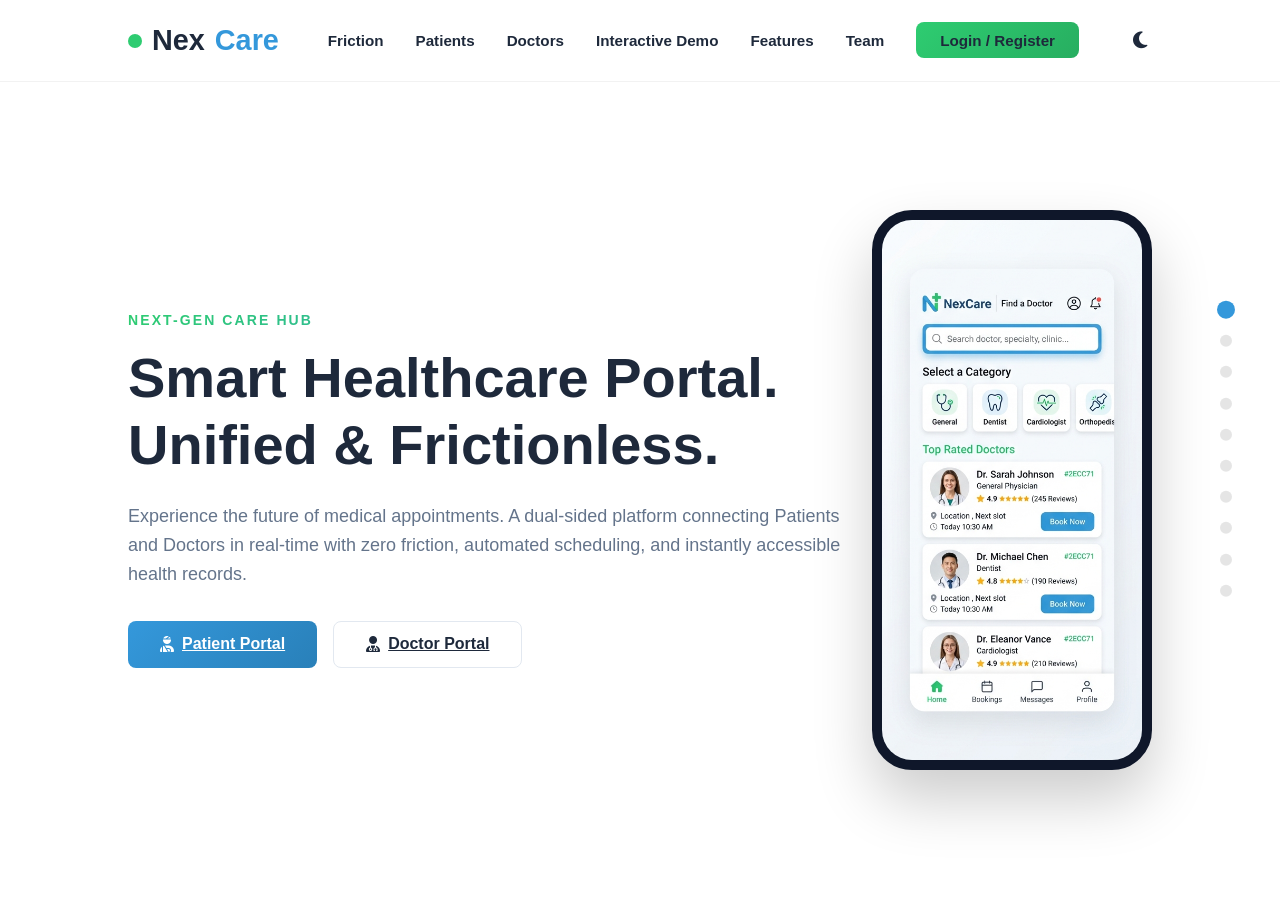
<file: index.html>
<!DOCTYPE html>
<html lang="en">

<head>
    <meta charset="UTF-8">
    <meta name="viewport" content="width=device-width, initial-scale=1.0">
    <title>NexCare | Smart Healthcare Portal</title>
    <link rel="preconnect" href="https://fonts.googleapis.com">
    <link rel="preconnect" href="https://fonts.gstatic.com" crossorigin>
    <link
        href="https://fonts.googleapis.com/css2?family=Outfit:wght@400;500;600;700;800&family=Plus+Jakarta+Sans:wght@400;500;600;700;800&display=swap"
        rel="stylesheet">
    <link rel="stylesheet" href="https://cdnjs.cloudflare.com/ajax/libs/font-awesome/6.4.0/css/all.min.css">
    <link rel="stylesheet" href="style.css?v=7">
</head>

<body>

    <nav class="top-nav">
        <div class="logo-text">
            <div class="logo-dot"></div> Nex<span>Care</span>
        </div>
        <div class="nav-links" id="nav-links">
            <a href="javascript:void(0)" onclick="closeMenu(); scrollToSlide(1)">Friction</a>
            <a href="javascript:void(0)" onclick="closeMenu(); scrollToSlide(2)">Patients</a>
            <a href="javascript:void(0)" onclick="closeMenu(); scrollToSlide(3)">Doctors</a>
            <a href="javascript:void(0)" onclick="closeMenu(); scrollToSlide(4)">Interactive Demo</a>
            <a href="javascript:void(0)" onclick="closeMenu(); scrollToSlide(5)">Features</a>
            <a href="javascript:void(0)" onclick="closeMenu(); scrollToSlide(8)">Team</a>
            <!-- Auth Nav: toggled by JS -->
            <div id="auth-nav-area">
                <!-- Shown when logged out -->
                <a href="auth.html" id="nav-login-btn" class="btn btn-primary btn-sm" style="text-decoration:none; background: linear-gradient(135deg,#2ECC71,#27ae60);">Login / Register</a>
                <!-- Shown when logged in -->
                <div id="nav-profile-btn" style="display:none; position:relative;">
                    <button id="profile-avatar-btn" onclick="toggleProfileDropdown()" title="My Profile">
                        <div class="profile-avatar-ring">
                            <div class="profile-avatar-initials" id="nav-initials">U</div>
                        </div>
                    </button>
                    <!-- Dropdown -->
                    <div class="profile-dropdown" id="profile-dropdown">
                        <div class="pd-header">
                            <div class="pd-avatar-lg" id="pd-avatar-lg">U</div>
                            <div class="pd-info">
                                <p class="pd-name" id="pd-name">User</p>
                                <p class="pd-role" id="pd-role">Patient</p>
                            </div>
                        </div>
                        <div class="pd-details">
                            <div class="pd-row"><i class="fas fa-envelope"></i><span id="pd-email">—</span></div>
                            <div class="pd-row"><i class="fas fa-phone"></i><span id="pd-phone">—</span></div>
                            <div class="pd-row"><i class="fas fa-calendar-check"></i><span id="pd-joined">—</span></div>
                        </div>
                        <div class="pd-actions">
                            <a href="patient-dashboard.html" id="pd-dashboard-link" class="pd-btn pd-btn-edit" style="background:rgba(46,204,113,0.1);color:#2ECC71;"><i class="fas fa-gauge-high"></i> My Dashboard</a>
                            <a href="auth.html" class="pd-btn pd-btn-edit"><i class="fas fa-user-pen"></i> Edit Profile</a>
                            <button class="pd-btn pd-btn-logout" onclick="logoutUser()"><i class="fas fa-right-from-bracket"></i> Logout</button>
                        </div>
                    </div>
                </div>
            </div>
        </div>
        <div class="nav-actions">
            <button class="theme-toggle" id="theme-toggle" title="Toggle Dark Mode">
                <i class="fas fa-moon"></i>
            </button>
            <button class="mobile-menu-toggle" id="mobile-menu-toggle">
                <i class="fas fa-bars"></i>
            </button>
        </div>
    </nav>

    <div class="nav-dots">
        <div class="nav-dot active" onclick="scrollToSlide(0)"></div>
        <div class="nav-dot" onclick="scrollToSlide(1)"></div>
        <div class="nav-dot" onclick="scrollToSlide(2)"></div>
        <div class="nav-dot" onclick="scrollToSlide(3)"></div>
        <div class="nav-dot" onclick="scrollToSlide(4)"></div>
        <div class="nav-dot" onclick="scrollToSlide(5)"></div>
        <div class="nav-dot" onclick="scrollToSlide(6)"></div>
        <div class="nav-dot" onclick="scrollToSlide(7)"></div>
        <div class="nav-dot" onclick="scrollToSlide(8)"></div>
        <div class="nav-dot" onclick="scrollToSlide(9)"></div>
    </div>

    <div class="deck-container" id="deck">

        <!-- Slide 1: Hero Cover -->
        <section class="slide" id="slide-cover">
            <div class="content">
                <div class="text-side animate-fade-in-left">
                    <span class="tagline gradient-text">Next-Gen Care Hub</span>
                    <h1>Smart Healthcare Portal.<br>Unified & Frictionless.</h1>
                    <p>Experience the future of medical appointments. A dual-sided platform connecting Patients and Doctors in real-time with zero friction, automated scheduling, and instantly accessible health records.</p>
                    <div class="hero-cta-buttons" style="display: flex; gap: 1rem; margin-top: 2rem;">
                        <a href="auth.html" class="btn btn-primary" style="display: inline-flex; align-items: center; gap: 8px;">
                            <i class="fas fa-user-injured"></i> Patient Portal
                        </a>
                        <a href="auth.html" class="btn btn-secondary" style="display: inline-flex; align-items: center; gap: 8px;">
                            <i class="fas fa-user-doctor"></i> Doctor Portal
                        </a>
                    </div>
                </div>
                <div class="image-side animate-fade-in-right">
                    <div class="iphone-frame animate-float">
                        <div class="iphone-screen">
                            <img src="nexcare_cover_mockup_1776426407868.png" alt="NexCare App UI"
                                style="width: 100%; height: 100%; object-fit: cover;">
                        </div>
                    </div>
                </div>
            </div>
        </section>

        <!-- Slide 2: Problem & Friction -->
        <section class="slide">
            <div class="slide-header">
                <span class="tagline">The Current Reality</span>
                <h2>The Healthcare Friction</h2>
            </div>
            <div class="grid grid-2">
                <!-- Patient Problems -->
                <div class="card glass-card border-glow-red">
                    <div class="card-title-with-icon">
                        <div class="icon-box red"><i class="fas fa-circle-xmark"></i></div>
                        <h3>Patient Pain Points</h3>
                    </div>
                    <ul class="benefit-list">
                        <li><i class="fas fa-minus"></i> Spending hours in crowded waiting rooms</li>
                        <li><i class="fas fa-minus"></i> Calling multiple clinics for scheduling availability</li>
                        <li><i class="fas fa-minus"></i> Misplacing paper prescriptions and physical records</li>
                        <li><i class="fas fa-minus"></i> Unclear doctor specialities and consultation fees</li>
                    </ul>
                </div>
                <!-- Doctor Problems -->
                <div class="card glass-card border-glow-orange">
                    <div class="card-title-with-icon">
                        <div class="icon-box orange"><i class="fas fa-circle-exclamation"></i></div>
                        <h3>Doctor Pain Points</h3>
                    </div>
                    <ul class="benefit-list">
                        <li><i class="fas fa-minus"></i> Fragmented calendars and phone-in booking chaos</li>
                        <li><i class="fas fa-minus"></i> Time spent filling out repetitive manual history</li>
                        <li><i class="fas fa-minus"></i> No easy way to update availability or slots in real-time</li>
                        <li><i class="fas fa-minus"></i> Lack of instant analytics for daily earnings and ratings</li>
                    </ul>
                </div>
            </div>
        </section>

        <!-- Slide 3: Patients Perspective Pros -->
        <section class="slide">
            <div class="slide-header">
                <span class="tagline">Patient Perspective</span>
                <h2>Smarter & Faster Patient Care</h2>
            </div>
            <div class="grid grid-3">
                <div class="card glass-card hover-glow-green">
                    <div class="icon-box green"><i class="fas fa-bolt"></i></div>
                    <h3>1-Tap Booking</h3>
                    <p>Find nearby verified specialist doctors and request a confirmed time slot in less than 30 seconds.</p>
                </div>
                <div class="card glass-card hover-glow-green">
                    <div class="icon-box green"><i class="fas fa-clock"></i></div>
                    <h3>Zero Waiting Time</h3>
                    <p>Get instant updates on appointment approvals and status, making clinical visits smooth and predictable.</p>
                </div>
                <div class="card glass-card hover-glow-green">
                    <div class="icon-box green"><i class="fas fa-file-pdf"></i></div>
                    <h3>Printable E-Prescriptions</h3>
                    <p>Access and print digital prescriptions generated in standard A4 format directly from your health records tab.</p>
                </div>
            </div>
        </section>

        <!-- Slide 4: Doctors Perspective Pros -->
        <section class="slide">
            <div class="slide-header">
                <span class="tagline">Doctor Perspective</span>
                <h2>Seamless Practice Management</h2>
            </div>
            <div class="grid grid-3">
                <div class="card glass-card hover-glow-blue">
                    <div class="icon-box blue"><i class="fas fa-calendar-check"></i></div>
                    <h3>Smart Calendar Sync</h3>
                    <p>Track your schedule with an integrated calendar and accept/decline booking requests instantly.</p>
                </div>
                <div class="card glass-card hover-glow-blue">
                    <div class="icon-box blue"><i class="fas fa-file-medical"></i></div>
                    <h3>Rapid RX Builder</h3>
                    <p>Write prescriptions digitally using our fast prescription form. Patient details are auto-populated.</p>
                </div>
                <div class="card glass-card hover-glow-blue">
                    <div class="icon-box blue"><i class="fas fa-chart-pie"></i></div>
                    <h3>Practice Analytics</h3>
                    <p>Monitor your performance with key stats including daily appointments, rating trends, and monthly earnings.</p>
                </div>
            </div>
        </section>

        <!-- Slide 5: Interactive Simulator Demo -->
        <section class="slide" id="slide-demo">
            <div class="slide-header">
                <span class="tagline">Interactive Preview</span>
                <h2>Experience the Dashboards</h2>
            </div>
            <div class="simulator-wrapper">
                <div class="simulator-tabs">
                    <button class="sim-tab active" onclick="switchSimTab('patient')"><i class="fas fa-user-injured"></i> Patient Dashboard</button>
                    <button class="sim-tab" onclick="switchSimTab('doctor')"><i class="fas fa-user-doctor"></i> Doctor Dashboard</button>
                </div>
                <div class="simulator-screen-container glass-card">
                    <!-- Patient Simulated Dashboard -->
                    <div class="sim-screen active" id="sim-patient">
                        <div class="sim-topbar">
                            <div class="sim-title">Jane Smith (Patient Portal)</div>
                            <div class="sim-badges">
                                <span class="badge badge-green">Health Score: 98%</span>
                            </div>
                        </div>
                        <div class="sim-body">
                            <div class="sim-stats">
                                <div class="sim-stat"><div class="val">1</div><div class="lbl">Upcoming Appt</div></div>
                                <div class="sim-stat"><div class="val">3</div><div class="lbl">Doctors Consulted</div></div>
                                <div class="sim-stat"><div class="val">2</div><div class="lbl">Health Records</div></div>
                            </div>
                            <div class="sim-card-list">
                                <div class="sim-item">
                                    <div class="avatar-circle">JD</div>
                                    <div class="info">
                                        <div class="name">Dr. John Doe (Cardiologist)</div>
                                        <div class="desc"><i class="fas fa-clock"></i> Today @ 10:00 AM</div>
                                    </div>
                                    <span class="status-pill confirmed">Confirmed</span>
                                </div>
                            </div>
                        </div>
                    </div>
                    <!-- Doctor Simulated Dashboard -->
                    <div class="sim-screen" id="sim-doctor">
                        <div class="sim-topbar">
                            <div class="sim-title">Dr. John Doe (Doctor Portal)</div>
                            <div class="sim-badges">
                                <span class="badge badge-blue">Rating: 4.9 ★</span>
                            </div>
                        </div>
                        <div class="sim-body">
                            <div class="sim-stats">
                                <div class="sim-stat"><div class="val">1</div><div class="lbl">Today's Appts</div></div>
                                <div class="sim-stat"><div class="val">4</div><div class="lbl">Total Patients</div></div>
                                <div class="sim-stat"><div class="val">₹2,500</div><div class="lbl">This Month</div></div>
                            </div>
                            <div class="sim-card-list">
                                <div class="sim-item">
                                    <div class="avatar-circle green">JS</div>
                                    <div class="info">
                                        <div class="name">Jane Smith</div>
                                        <div class="desc">Consultation: 10:00 AM</div>
                                    </div>
                                    <div class="actions">
                                        <span class="status-pill pending">Pending Request</span>
                                        <button class="sim-btn accept-btn" onclick="alert('Demo: Request Accepted!')">Accept</button>
                                    </div>
                                </div>
                            </div>
                        </div>
                    </div>
                </div>
            </div>
        </section>

        <!-- Slide 6: Platform Features Grid -->
        <section class="slide">
            <div class="slide-header">
                <span class="tagline">Built-in Power</span>
                <h2>NexCare Platform Core</h2>
            </div>
            <div class="grid grid-3">
                <div class="feature-item glass-card">
                    <div class="icon-box green"><i class="fas fa-shield-halved"></i></div>
                    <h3>Secure & Encrypted</h3>
                    <p>All database queries and patient metadata are encrypted to guarantee absolute confidentiality.</p>
                </div>
                <div class="feature-item glass-card">
                    <div class="icon-box green"><i class="fas fa-rotate"></i></div>
                    <h3>Cross-Tab Real-time Sync</h3>
                    <p>Changes in patient bookings propagate instantly to the doctor's calendar without needing page reloads.</p>
                </div>
                <div class="feature-item glass-card">
                    <div class="icon-box green"><i class="fas fa-cloud-arrow-down"></i></div>
                    <h3>Offline Cache Fallback</h3>
                    <p>Our intelligent client database operates gracefully offline via local browser cache if connection drops.</p>
                </div>
                <div class="feature-item glass-card">
                    <div class="icon-box green"><i class="fas fa-magnifying-glass-location"></i></div>
                    <h3>Dynamic Search Filters</h3>
                    <p>Search doctors instantly by speciality, clinic location, or availability slots with zero-lag filters.</p>
                </div>
                <div class="feature-item glass-card">
                    <div class="icon-box green"><i class="fas fa-print"></i></div>
                    <h3>Standardized Reports</h3>
                    <p>Generate clean, professional medical reports and prescriptions optimized for local printing.</p>
                </div>
                <div class="feature-item glass-card">
                    <div class="icon-box green"><i class="fas fa-heart-pulse"></i></div>
                    <h3>Status Tracking</h3>
                    <p>Monitor patient health metrics and historical data chronologically inside a unified timeline.</p>
                </div>
            </div>
        </section>

        <!-- Slide 7: Appointment Journey -->
        <section class="slide">
            <div class="slide-header">
                <span class="tagline">Simple Workflow</span>
                <h2>The Patient & Doctor Journey</h2>
            </div>
            <div class="flex-center" style="margin-top: 2rem; position: relative;">
                <div class="step-line"></div>
                <div class="grid grid-4" style="width: 100%; z-index: 2;">
                    <div class="step-item flex-center">
                        <div class="step-circle active">1</div>
                        <h3>Explore</h3>
                        <p style="font-size:0.85rem; color:var(--text-secondary); text-align:center;">Patients search and view available local doctors.</p>
                    </div>
                    <div class="step-item flex-center">
                        <div class="step-circle active">2</div>
                        <h3>Reserve</h3>
                        <p style="font-size:0.85rem; color:var(--text-secondary); text-align:center;">Select dates and book a requested slot instantly.</p>
                    </div>
                    <div class="step-item flex-center">
                        <div class="step-circle active">3</div>
                        <h3>Approve</h3>
                        <p style="font-size:0.85rem; color:var(--text-secondary); text-align:center;">Doctors review and confirm the booking in real-time.</p>
                    </div>
                    <div class="step-item flex-center">
                        <div class="step-circle active">4</div>
                        <h3>Consult</h3>
                        <p style="font-size:0.85rem; color:var(--text-secondary); text-align:center;">Generate digital prescriptions during consultation.</p>
                    </div>
                </div>
            </div>
        </section>

        <!-- Slide 8: Business Value Proposition -->
        <section class="slide">
            <div class="slide-header">
                <span class="tagline">Why Partner With Us</span>
                <h2>Platform Value Proposition</h2>
            </div>
            <div class="grid grid-2">
                <div class="card glass-card hover-glow-green">
                    <div class="icon-box green"><i class="fas fa-users-viewfinder"></i></div>
                    <h3>For Patients</h3>
                    <ul class="benefit-list">
                        <li><i class="fas fa-check-circle" style="color:var(--primary-green);"></i> Completely free medical appointment request tool</li>
                        <li><i class="fas fa-check-circle" style="color:var(--primary-green);"></i> Digital directory of verified healthcare professionals</li>
                        <li><i class="fas fa-check-circle" style="color:var(--primary-green);"></i> Secure access to historical reports and prescriptions</li>
                    </ul>
                </div>
                <div class="card glass-card hover-glow-blue">
                    <div class="icon-box blue"><i class="fas fa-hospital-user"></i></div>
                    <h3>For Medical Practices</h3>
                    <ul class="benefit-list">
                        <li><i class="fas fa-check-circle" style="color:var(--primary-blue);"></i> Flexible premium scheduler subscription plans</li>
                        <li><i class="fas fa-check-circle" style="color:var(--primary-blue);"></i> Free up administrative reception bandwidth by 70%</li>
                        <li><i class="fas fa-check-circle" style="color:var(--primary-blue);"></i> Increase appointment retention with automated indicators</li>
                    </ul>
                </div>
            </div>
        </section>

        <!-- Slide 9: Visionary Team -->
        <section class="slide">
            <div class="slide-header">
                <span class="tagline">The Creators</span>
                <h2>Our Visionary Team</h2>
            </div>
            <div class="grid grid-3">
                <div class="card glass-card text-center">
                    <div class="avatar" style="background: linear-gradient(135deg, #3498db, #2ecc71); display: flex; align-items: center; justify-content: center; color: white; font-weight: bold; font-size: 2rem;">AR</div>
                    <h3>Alex Rivera</h3>
                    <p>CEO & Founder</p>
                    <div class="skills" style="font-size:0.75rem; color:var(--primary-green); font-weight:600; margin-top:0.5rem; text-transform:uppercase;">Ex-Healthify, MBA</div>
                </div>
                <div class="card glass-card text-center">
                    <div class="avatar" style="background: linear-gradient(135deg, #9b59b6, #e74c3c); display: flex; align-items: center; justify-content: center; color: white; font-weight: bold; font-size: 2rem;">SC</div>
                    <h3>Dr. Sarah Chen</h3>
                    <p>Medical Director</p>
                    <div class="skills" style="font-size:0.75rem; color:var(--primary-green); font-weight:600; margin-top:0.5rem; text-transform:uppercase;">15+ Years Clinical Exp</div>
                </div>
                <div class="card glass-card text-center">
                    <div class="avatar" style="background: linear-gradient(135deg, #f1c40f, #e67e22); display: flex; align-items: center; justify-content: center; color: white; font-weight: bold; font-size: 2rem;">SJ</div>
                    <h3>Sam Jordan</h3>
                    <p>CTO</p>
                    <div class="skills" style="font-size:0.75rem; color:var(--primary-green); font-weight:600; margin-top:0.5rem; text-transform:uppercase;">Full Stack Architect</div>
                </div>
            </div>
        </section>

        <!-- Slide 10: Final CTA -->
        <section class="slide flex-center" style="text-align: center;">
            <div class="final-content animate-fade-in">
                <span class="tagline gradient-text">Join NexCare Today</span>
                <h1>Ready to heal the booking experience?</h1>
                <p style="font-size: 1.3rem; margin-bottom: 2rem; max-width: 700px; margin-left: auto; margin-right: auto;">Step into the modern age of digital medicine. Get started today by registering a patient or doctor account in just a few taps.</p>
                <div class="flex-center" style="gap: 1.5rem; flex-wrap: wrap;">
                    <a href="auth.html" class="btn btn-primary" style="transform: scale(1.15); text-decoration: none;">
                        Create Your Account
                    </a>
                </div>
                <div class="contact-info" style="margin-top: 3.5rem; opacity: 0.8; font-size: 0.9rem;">
                    <span><i class="fas fa-envelope"></i> contact@nexcare.tech</span>
                    <span style="margin: 0 1.5rem;">|</span>
                    <span><i class="fas fa-globe"></i> nexcare.tech</span>
                </div>
            </div>
        </section>

    </div>

    <script src="script.js?v=6"></script>
</body>

</html>
</file>
<file: style.css>
:root {
    /* Primary Colors */
    --primary-green: #2ECC71;
    --primary-blue: #3498DB;
    --primary-dark: #2C3E50;
    
    /* Backgrounds */
    --bg-soft-white: #F8FAFC;
    --bg-white: #FFFFFF;
    --bg-light-blue: #EBF5FB;
    --bg-light-green: #EAFAF1;
    
    /* Neutral */
    --text-primary: #1E293B;
    --text-secondary: #64748B;
    --border-color: #E2E8F0;
    
    /* Shadows */
    --shadow-sm: 0 4px 6px -1px rgba(0, 0, 0, 0.05), 0 2px 4px -1px rgba(0, 0, 0, 0.03);
    --shadow-md: 0 10px 15px -3px rgba(0, 0, 0, 0.07), 0 4px 6px -2px rgba(0, 0, 0, 0.04);
    --shadow-lg: 0 20px 25px -5px rgba(0, 0, 0, 0.1), 0 10px 10px -5px rgba(0, 0, 0, 0.04);
    
    /* Utils */
    --radius-lg: 16px;
    --radius-md: 12px;
    --radius-sm: 8px;
    --transition: all 0.3s cubic-bezier(0.4, 0, 0.2, 1);

    /* Dark Mode Colors */
    --dark-bg: #0F172A;
    --dark-card: #1E293B;
    --dark-text: #F8FAFC;
    --dark-text-secondary: #94A3B8;
    --dark-border: rgba(255, 255, 255, 0.1);
}

body.dark-mode {
    --bg-soft-white: var(--dark-bg);
    --bg-white: var(--dark-card);
    --text-primary: var(--dark-text);
    --text-secondary: var(--dark-text-secondary);
    --border-color: var(--dark-border);
}

body.dark-mode .top-nav {
    background: rgba(15, 23, 42, 0.8);
    border-color: var(--dark-border);
}

body.dark-mode .nav-links a {
    color: var(--dark-text);
}

body.dark-mode .card,
body.dark-mode .comparison-table,
body.dark-mode .mock-chart {
    background: var(--dark-card);
}

* {
    margin: 0;
    padding: 0;
    box-sizing: border-box;
    font-family: 'Poppins', 'Inter', sans-serif;
    /* Hide scrollbars globally but keep scrolling active */
    scrollbar-width: none;
    -ms-overflow-style: none;
}

*::-webkit-scrollbar {
    display: none;
}


body {
    background-color: var(--bg-soft-white);
    color: var(--text-primary);
    overflow: hidden;
}

/* Slide Container */
.deck-container {
    height: 100vh;
    width: 100vw;
    overflow-y: scroll;
    scroll-snap-type: y mandatory;
    scroll-behavior: smooth;
}

.slide {
    height: 100vh;
    width: 100vw;
    scroll-snap-align: start;
    padding: 4rem 8rem;
    display: flex;
    flex-direction: column;
    justify-content: center;
    position: relative;
    background-color: var(--bg-white);
}

.slide:nth-child(even) {
    background-color: var(--bg-soft-white);
}

/* Typography */
h1 {
    font-size: 3.5rem;
    font-weight: 700;
    line-height: 1.2;
    margin-bottom: 1.5rem;
    color: var(--text-primary);
}

h2 {
    font-size: 2.8rem;
    font-weight: 700;
    margin-bottom: 3rem;
    color: var(--text-primary);
    position: relative;
    display: inline-block;
}

h2::after {
    content: '';
    position: absolute;
    bottom: -10px;
    left: 0;
    width: 60px;
    height: 4px;
    background: var(--primary-green);
    border-radius: 2px;
}

h3 {
    font-size: 1.2rem;
    font-weight: 600;
    margin-bottom: 0.6rem;
    color: var(--text-primary);
    line-height: 1.3;
}

p {
    font-size: 1.125rem;
    line-height: 1.6;
    color: var(--text-secondary);
}

.tagline {
    color: var(--primary-blue);
    font-weight: 600;
    text-transform: uppercase;
    letter-spacing: 0.15em;
    font-size: 0.875rem;
    margin-bottom: 1rem;
    display: block;
}

/* Layout Helpers */
.grid { display: grid; gap: 2rem; }
.grid-2 { grid-template-columns: 1fr 1fr; }
.grid-3 { grid-template-columns: repeat(3, 1fr); }

/* Feature Items (NexCare Platform Core) */
.feature-item {
    display: flex;
    flex-direction: column;
    align-items: flex-start;
    padding: 1.5rem;
    border-radius: var(--radius-lg);
    overflow: hidden;
}

.feature-item h3 {
    font-size: 1rem;
    font-weight: 700;
    margin-bottom: 0.5rem;
    color: var(--text-primary);
    line-height: 1.3;
}

.feature-item p {
    font-size: 0.85rem;
    line-height: 1.55;
    color: var(--text-secondary);
    margin: 0;
}

.feature-item .icon-box {
    width: 48px;
    height: 48px;
    font-size: 20px;
    margin-bottom: 1rem;
    flex-shrink: 0;
}
.grid-4 { grid-template-columns: repeat(4, 1fr); }

.flex-center {
    display: flex;
    align-items: center;
    justify-content: center;
}

.card {
    background: var(--bg-white);
    padding: 2.5rem;
    border-radius: var(--radius-lg);
    box-shadow: var(--shadow-sm);
    transition: var(--transition);
    border: 1px solid rgba(0,0,0,0.02);
}

.card:hover {
    transform: translateY(-8px);
    box-shadow: var(--shadow-lg);
}

/* Buttons */
.btn {
    padding: 1rem 2.5rem;
    border-radius: var(--radius-sm);
    font-weight: 600;
    cursor: pointer;
    transition: var(--transition);
    border: none;
    font-size: 1.1rem;
}

.btn-primary {
    background: linear-gradient(135deg, var(--primary-blue), #2980B9);
    color: white;
}

/* Navigation Bar */
.top-nav {
    position: fixed;
    top: 0;
    left: 0;
    width: 100%;
    padding: 1.5rem 8rem;
    display: flex;
    align-items: center;
    justify-content: space-between;
    z-index: 1000;
    background: rgba(255, 255, 255, 0.8);
    backdrop-filter: blur(10px);
    border-bottom: 1px solid rgba(0,0,0,0.05);
}

.logo-text {
    font-size: 1.8rem;
    font-weight: 800;
    display: flex;
    align-items: center;
    gap: 10px;
}

.nav-links {
    display: flex;
    align-items: center;
    gap: 2rem;
}

.theme-toggle {
    background: none;
    border: none;
    color: var(--text-primary);
    font-size: 1.2rem;
    cursor: pointer;
    padding: 5px;
    display: flex;
    align-items: center;
    justify-content: center;
    transition: var(--transition);
}

.theme-toggle:hover {
    color: var(--primary-blue);
    transform: rotate(15deg);
}

.nav-links a {
    text-decoration: none;
    color: var(--text-primary);
    font-weight: 600;
    font-size: 0.95rem;
    transition: var(--transition);
}

.nav-links a:hover {
    color: var(--primary-blue);
}

.btn-sm {
    padding: 0.6rem 1.5rem;
    font-size: 0.9rem;
}

/* Adjust slides for nav bar */
.slide {
    padding-top: 9rem; /* Increased padding */
}

#slide-cover .content {
    display: flex;
    align-items: center;
    justify-content: space-between;
    height: 100%;
    width: 100%;
}

/* Icons */
.icon-box {
    width: 64px;
    height: 64px;
    border-radius: var(--radius-md);
    background: var(--bg-light-blue);
    color: var(--primary-blue);
    font-size: 28px;
    margin-bottom: 1.5rem;
    display: flex;
    align-items: center;
    justify-content: center;
}

.icon-box.green {
    background: var(--bg-light-green);
    color: var(--primary-green);
}

/* Mockups Custom CSS */
.iphone-frame {
    width: 280px; /* Adjusted size */
    height: 560px; /* Adjusted size */
    background: #1e293b;
    border: 10px solid #0f172a;
    border-radius: 40px;
    padding: 0;
    box-shadow: 0 30px 60px rgba(0,0,0,0.2);
    position: relative;
    overflow: hidden;
}

body.dark-mode .iphone-frame {
    border-color: #334155;
}

.iphone-frame.small {
    width: 200px;
    height: 400px;
    border-radius: 30px;
    border-width: 6px;
}

.iphone-screen {
    width: 100%;
    height: 100%;
    background: #f8fafc;
    position: relative;
    overflow: hidden;
}

/* Realistic App UI inside mockups */
.app-bar {
    padding: 20px 15px 15px;
    background: white;
    border-bottom: 1px solid #f1f5f9;
}

.search-mini {
    background: #f1f5f9;
    padding: 8px 12px;
    border-radius: 8px;
    font-size: 0.6rem;
    color: #94a3b8;
    display: flex;
    align-items: center;
    gap: 8px;
}

.flow-arrow {
    font-size: 2.5rem;
    color: #cbd5e1;
    animation: bounceRight 2s infinite;
}

@keyframes bounceRight {
    0%, 20%, 50%, 80%, 100% {transform: translateX(0);}
    40% {transform: translateX(10px);}
    60% {transform: translateX(5px);}
}

/* Progress Indicator */
.nav-dots {
    position: fixed;
    right: 3rem;
    top: 50%;
    transform: translateY(-50%);
    display: flex;
    flex-direction: column;
    gap: 1.2rem;
    z-index: 100;
}

.nav-dot {
    width: 12px;
    height: 12px;
    border-radius: 50%;
    background: rgba(0,0,0,0.1);
    cursor: pointer;
    transition: var(--transition);
}

.nav-dot.active {
    background: var(--primary-blue);
    transform: scale(1.5);
}


.logo-dot {
    width: 14px;
    height: 14px;
    background: var(--primary-green);
    border-radius: 50%;
}

.logo-text span { color: var(--primary-blue); }

.comparison-table {
    width: 100%;
    border-collapse: collapse;
    background: white;
    border-radius: var(--radius-lg);
    box-shadow: var(--shadow-md);
    overflow: hidden;
}

.comparison-table th, .comparison-table td {
    padding: 1.5rem 2rem;
    text-align: left;
    border-bottom: 1px solid var(--border-color);
}

.comparison-table th {
    background: var(--bg-light-blue);
    color: var(--primary-blue);
    font-weight: 700;
}

.mock-chart {
    display: flex;
    align-items: flex-end;
    gap: 1.5rem;
    height: 300px;
    padding: 2rem;
    background: white;
    border-radius: var(--radius-lg);
}

.bar {
    width: 50px;
    background: #f1f5f9;
    border-radius: 8px 8px 2px 2px;
}

.bar.highlighted {
    background: linear-gradient(to top, var(--primary-blue), #5dade2);
}

.roadmap-line {
    display: flex;
    justify-content: space-between;
    margin-top: 4rem;
    position: relative;
}

.roadmap-line::after {
    content: '';
    position: absolute;
    top: 20px;
    left: 0;
    right: 0;
    height: 3px;
    background: var(--bg-light-blue);
    z-index: 0;
}

.roadmap-point {
    position: relative;
    z-index: 1;
    text-align: center;
}

.point-circle {
    width: 40px;
    height: 40px;
    background: white;
    border: 4px solid var(--primary-blue);
    border-radius: 50%;
    margin: 0 auto 1.5rem;
}

.step-circle {
    width: 60px;
    height: 60px;
    border-radius: 50%;
    background: white;
    border: 3px solid var(--border-color);
    display: flex;
    align-items: center;
    justify-content: center;
    font-weight: 700;
    margin-bottom: 1rem;
}

.step-circle.active {
    background: var(--primary-green);
    color: white;
    border-color: var(--primary-green);
}

.stat-value {
    color: var(--primary-blue);
    font-size: 5rem;
    margin-bottom: 0;
    font-weight: 800;
}

.stat-value.green {
    color: var(--primary-green);
    font-size: 4rem;
}

.avatar {
    width: 100px;
    height: 100px;
    background: linear-gradient(135deg, #e2e8f0, #cbd5e1);
    border-radius: 50%;
    margin: 0 auto 1.5rem;
}

/* Animations */
.slide > * {
    opacity: 0;
    transform: translateY(20px);
    transition: all 0.8s ease;
}

.slide.visible > * {
    opacity: 1;
    transform: translateY(0);
}

/* Mobile Menu Toggle */
.mobile-menu-toggle {
    display: none;
    background: none;
    border: none;
    color: var(--text-primary);
    font-size: 1.5rem;
    cursor: pointer;
    padding: 5px;
    transition: var(--transition);
}

.nav-actions {
    display: flex;
    align-items: center;
    gap: 1rem;
}

/* ===== RESPONSIVE DESIGN ===== */

/* Large tablets / small laptops */
@media (max-width: 1024px) {
    .slide { padding: 7rem 3rem 3rem; }
    .top-nav { padding: 1rem 3rem; }
    h1 { font-size: 2.8rem; }
    h2 { font-size: 2rem; }
    .grid-4 { grid-template-columns: repeat(2, 1fr); }
    .nav-dots { right: 1.5rem; }
    .iphone-frame { width: 240px; height: 480px; }
}

/* Tablets */
@media (max-width: 768px) {
    body { overflow-y: auto; }

    .deck-container {
        scroll-snap-type: none;
        height: auto;
    }

    .slide {
        height: auto;
        min-height: 100svh;
        padding: 6rem 1.5rem 3rem;
        scroll-snap-align: none;
    }

    .top-nav { padding: 1rem 1.5rem; }

    .mobile-menu-toggle { display: block; }

    .nav-links {
        position: fixed;
        top: 0; right: -100%;
        width: 80%; height: 100vh;
        background: var(--bg-white);
        flex-direction: column;
        justify-content: center;
        gap: 2.5rem;
        transition: 0.4s ease-in-out;
        box-shadow: -10px 0 30px rgba(0,0,0,0.12);
        z-index: 1001;
        padding: 2rem;
    }
    .nav-links.active { right: 0; }

    .nav-dots { display: none; }

    .grid-2, .grid-3, .grid-4 {
        grid-template-columns: 1fr;
        gap: 1.5rem;
    }

    .step-line { display: none; }
    .step-item { margin-bottom: 2rem; }

    h1 { font-size: 2.2rem; }
    h2 {
        font-size: 1.8rem;
        margin-bottom: 1.5rem;
        text-align: center;
        display: block;
        width: 100%;
    }
    h2::after { left: 50%; transform: translateX(-50%); }

    p { font-size: 1rem; }

    .slide { text-align: center; }
    .card { text-align: center; padding: 1.5rem; }
    .feature-item { text-align: center; display: flex; flex-direction: column; align-items: center; }
    .icon-box { margin-left: auto; margin-right: auto; }

    #slide-cover .content {
        flex-direction: column;
        text-align: center;
        gap: 2rem;
    }

    .iphone-frame { width: 220px; height: 440px; margin: 0 auto; }
    .iphone-frame.small { width: 160px; height: 320px; }

    .solution-card {
        border-left: none !important;
        border-top: 5px solid var(--primary-green);
    }
    .solution-card:first-child { border-top-color: #e74c3c; }
    .solution-card ul { list-style: none; padding: 0; }
    .solution-card li { margin-bottom: 0.5rem; }

    .flow-arrow { transform: rotate(90deg); margin: 1rem 0; }

    .comparison-table { display: block; overflow-x: auto; }

    .roadmap-line {
        flex-direction: column;
        gap: 3rem;
        margin-top: 2rem;
    }
    .roadmap-line::after { left: 20px; top: 0; bottom: 0; width: 3px; height: 100%; }
    .roadmap-point { text-align: center; padding-left: 0; padding-top: 60px; }
    .point-circle { position: absolute; left: 50%; top: 0; transform: translateX(-50%); margin: 0; }

    .stat-value { font-size: 3.5rem; }
    .stat-value.green { font-size: 3rem; }

    .flex-center { flex-direction: column; }

    /* Profile dropdown full-width on mobile */
    .profile-dropdown { width: 260px; right: -1rem; }
}

/* Small phones */
@media (max-width: 480px) {
    .slide { padding: 5.5rem 1.2rem 2.5rem; }
    h1 { font-size: 1.9rem; }
    h2 { font-size: 1.6rem; }
    p { font-size: 0.95rem; }

    .btn { width: 100%; padding: 1rem; font-size: 1rem; }
    .btn-sm { width: auto; }

    .iphone-frame { width: 190px; height: 380px; }
    .iphone-frame.small { width: 140px; height: 280px; }

    .top-nav { padding: 0.8rem 1rem; }
    .logo-text { font-size: 1.4rem; }

    .card { padding: 1.2rem; }
    .stat-value { font-size: 3rem; }

    .nav-links { width: 90%; }

    .profile-dropdown { width: calc(100vw - 2rem); right: -0.5rem; }
}

/* Very small phones */
@media (max-width: 360px) {
    h1 { font-size: 1.7rem; }
    h2 { font-size: 1.4rem; }
    .slide { padding: 5rem 1rem 2rem; }
}

@media (max-width: 768px) {
    body {
        overflow-y: auto;
    }
    
    .deck-container {
        scroll-snap-type: none;
        height: auto;
    }
    
    .slide {
        height: auto;
        min-height: 100vh;
        padding: 6rem 1.5rem 4rem;
    }
    
    .top-nav {
        padding: 1rem 1.5rem;
    }
    
    .mobile-menu-toggle {
        display: block;
    }
    
    .nav-links {
        position: fixed;
        top: 0;
        right: -100%;
        width: 80%;
        height: 100vh;
        background: var(--bg-white);
        flex-direction: column;
        justify-content: center;
        gap: 2.5rem;
        transition: 0.4s ease-in-out;
        box-shadow: -10px 0 30px rgba(0,0,0,0.1);
        z-index: 1001;
    }
    
    .nav-links.active {
        right: 0;
    }
    
    .nav-dots {
        display: none;
    }
    
    .grid-2, .grid-3, .grid-4 {
        grid-template-columns: 1fr;
        gap: 1.5rem;
    }

    /* Fix Journey Line for Mobile */
    .step-line {
        display: none;
    }

    .step-item {
        margin-bottom: 2rem;
    }
    
    h1 { font-size: 2.5rem; }
    h2 { 
        font-size: 2rem; 
        margin-bottom: 2rem;
        text-align: center;
        display: block;
        width: 100%;
    }

    h2::after {
        left: 50%;
        transform: translateX(-50%);
    }

    .slide {
        text-align: center;
    }

    .card {
        text-align: center;
    }

    .feature-item {
        text-align: center;
        display: flex;
        flex-direction: column;
        align-items: center;
    }

    .icon-box {
        margin-left: auto;
        margin-right: auto;
    }
    
    #slide-cover .content {
        flex-direction: column;
        text-align: center;
        gap: 3rem;
    }
    
    .iphone-frame {
        width: 240px;
        height: 480px;
        margin: 0 auto;
    }

    .iphone-frame.small {
        width: 160px;
        height: 320px;
    }
    
    .solution-card {
        border-left: none !important;
        border-top: 5px solid var(--primary-green);
    }
    
    .solution-card:first-child {
        border-top-color: #e74c3c;
    }

    .solution-card ul {
        list-style: none;
        padding: 0;
    }

    .solution-card li {
        margin-bottom: 0.5rem;
    }
    
    .flow-arrow {
        transform: rotate(90deg);
        margin: 1rem 0;
    }
    
    .comparison-table {
        display: block;
        overflow-x: auto;
    }
    
    .roadmap-line {
        flex-direction: column;
        gap: 3rem;
        margin-top: 2rem;
    }
    
    .roadmap-line::after {
        left: 20px;
        top: 0;
        bottom: 0;
        width: 3px;
        height: 100%;
    }
    
    .roadmap-point {
        text-align: center;
        padding-left: 0;
        padding-top: 60px;
    }
    
    .point-circle {
        position: absolute;
        left: 50%;
        top: 0;
        transform: translateX(-50%);
        margin: 0;
    }
    
    .stat-value { font-size: 3.5rem; }
    .stat-value.green { font-size: 3rem; }
    
    .card {
        padding: 1.5rem;
    }
    
    .flex-center {
        flex-direction: column;
    }
}

@media (max-width: 480px) {
    h1 { font-size: 2.2rem; }
    h2 { font-size: 1.8rem; }
    p { font-size: 1rem; }
    
    .btn {
        width: 100%;
        padding: 1rem;
    }
    
    .iphone-frame {
        width: 200px;
        height: 400px;
    }
}

/* ===== Profile Avatar & Dropdown ===== */
#profile-avatar-btn {
    background: none;
    border: none;
    cursor: pointer;
    padding: 0;
    display: flex;
    align-items: center;
}

.profile-avatar-ring {
    width: 40px;
    height: 40px;
    border-radius: 50%;
    background: linear-gradient(135deg, #2ECC71, #3498DB);
    padding: 2.5px;
    display: flex;
    align-items: center;
    justify-content: center;
    box-shadow: 0 0 0 2px rgba(52,152,219,0.3);
    transition: all 0.3s ease;
}

.profile-avatar-ring:hover {
    box-shadow: 0 0 0 3px rgba(52,152,219,0.6);
    transform: scale(1.08);
}

.profile-avatar-initials {
    width: 100%;
    height: 100%;
    border-radius: 50%;
    background: var(--primary-dark);
    color: white;
    font-size: 0.85rem;
    font-weight: 800;
    display: flex;
    align-items: center;
    justify-content: center;
    letter-spacing: 0.5px;
}

/* Dropdown */
.profile-dropdown {
    position: absolute;
    top: calc(100% + 14px);
    right: 0;
    width: 280px;
    background: var(--bg-white);
    border-radius: var(--radius-lg);
    box-shadow: 0 20px 60px rgba(0,0,0,0.18), 0 0 0 1px rgba(0,0,0,0.05);
    overflow: hidden;
    opacity: 0;
    transform: translateY(-10px) scale(0.97);
    pointer-events: none;
    transition: all 0.25s cubic-bezier(0.4,0,0.2,1);
    z-index: 999;
}

.profile-dropdown.open {
    opacity: 1;
    transform: translateY(0) scale(1);
    pointer-events: all;
}

/* Dropdown Header */
.pd-header {
    display: flex;
    align-items: center;
    gap: 1rem;
    padding: 1.2rem 1.4rem;
    background: linear-gradient(135deg, #2C3E50, #1a252f);
    color: white;
}

.pd-avatar-lg {
    width: 52px;
    height: 52px;
    border-radius: 50%;
    background: linear-gradient(135deg, #2ECC71, #3498DB);
    display: flex;
    align-items: center;
    justify-content: center;
    font-size: 1.3rem;
    font-weight: 800;
    color: white;
    flex-shrink: 0;
    box-shadow: 0 4px 12px rgba(0,0,0,0.3);
}

.pd-info { flex: 1; }

.pd-name {
    font-size: 1rem;
    font-weight: 700;
    color: white;
    margin-bottom: 2px;
}

.pd-role {
    font-size: 0.75rem;
    color: #2ECC71;
    font-weight: 600;
    text-transform: uppercase;
    letter-spacing: 0.06em;
}

/* Details */
.pd-details {
    padding: 0.8rem 1.4rem;
    border-bottom: 1px solid var(--border-color);
}

.pd-row {
    display: flex;
    align-items: center;
    gap: 0.7rem;
    padding: 0.45rem 0;
    color: var(--text-secondary);
    font-size: 0.82rem;
}

.pd-row i {
    color: var(--primary-blue);
    width: 14px;
    font-size: 0.8rem;
    flex-shrink: 0;
}

.pd-row span {
    color: var(--text-primary);
    font-weight: 500;
    word-break: break-all;
}

/* Actions */
.pd-actions {
    display: flex;
    flex-direction: column;
    gap: 0.4rem;
    padding: 0.8rem 1rem;
}

.pd-btn {
    display: flex;
    align-items: center;
    gap: 0.6rem;
    padding: 0.55rem 0.8rem;
    border-radius: var(--radius-sm);
    font-size: 0.85rem;
    font-weight: 600;
    font-family: 'Poppins', sans-serif;
    cursor: pointer;
    border: none;
    transition: all 0.2s ease;
    text-decoration: none;
    width: 100%;
    text-align: left;
}

.pd-btn-edit {
    background: var(--bg-light-blue);
    color: var(--primary-blue);
}
.pd-btn-edit:hover {
    background: var(--primary-blue);
    color: white;
}

.pd-btn-logout {
    background: #FEF2F2;
    color: #EF4444;
}
.pd-btn-logout:hover {
    background: #EF4444;
    color: white;
}

/* Dark mode adjustments */
body.dark-mode .profile-dropdown {
    background: var(--dark-card);
    box-shadow: 0 20px 60px rgba(0,0,0,0.5);
}
body.dark-mode .pd-row span { color: var(--dark-text); }
body.dark-mode .pd-btn-edit {
    background: rgba(52,152,219,0.15);
    color: #5dade2;
}
body.dark-mode .pd-btn-logout {
    background: rgba(239,68,68,0.1);
    color: #f87171;
}

/* =========================================================
 * INTERACTIVE CALENDAR STYLES (doctor-dashboard)
 * ========================================================= */

/* 7-column grid shared by weekday labels and day cells */
.calendar-grid {
    display: grid;
    grid-template-columns: repeat(7, 1fr);
    gap: 2px;
}

.calendar-weekdays > div {
    font-size: 0.65rem;
    font-weight: 600;
    text-transform: uppercase;
    letter-spacing: 0.04em;
    padding: 4px 0;
}

/* Individual day cell */
.cal-day {
    position: relative;
    display: flex;
    flex-direction: column;
    align-items: center;
    justify-content: center;
    min-height: 32px;
    border-radius: 6px;
    font-size: 0.75rem;
    font-weight: 500;
    cursor: pointer;
    transition: background 0.18s, color 0.18s, transform 0.12s;
    user-select: none;
    border: 1px solid transparent;
}
.cal-day:not(.empty):hover {
    background: rgba(52,152,219,0.12);
    transform: scale(1.08);
}
.cal-day.empty {
    cursor: default;
    pointer-events: none;
}
.cal-day.today {
    border-color: var(--primary-blue, #3498db);
    font-weight: 700;
    color: var(--primary-blue, #3498db);
}
.cal-day.selected {
    background: var(--primary-blue, #3498db);
    color: #fff !important;
    border-color: var(--primary-blue, #3498db);
    font-weight: 700;
}
.cal-day.selected .cal-dot {
    background: rgba(255,255,255,0.9);
}

/* Green dot indicator for days with appointments */
.cal-dot {
    width: 5px;
    height: 5px;
    border-radius: 50%;
    background: #2ecc71;
    margin-top: 2px;
    flex-shrink: 0;
}

/* Count badge shown in the detail panel */
.cal-badge {
    display: inline-flex;
    align-items: center;
    padding: 3px 10px;
    border-radius: 20px;
    font-size: 0.72rem;
    font-weight: 700;
    background: rgba(52,152,219,0.15);
    color: #3498db;
    letter-spacing: 0.03em;
}

/* Responsive: stack calendar + detail panel on mobile */
@media (max-width: 768px) {
    .schedule-container {
        grid-template-columns: 1fr !important;
    }
}

/* =========================================================
 * PATIENT DASHBOARD – DATE PICKER (book appointment)
 * ========================================================= */
.date-input-wrapper {
    position: relative;
}
.date-input-wrapper input[type="date"] {
    width: 100%;
    padding: 0.7rem 1rem;
    border-radius: 8px;
    border: 1px solid var(--border-color, rgba(255,255,255,0.1));
    background: rgba(255,255,255,0.04);
    color: inherit;
    font-size: 0.9rem;
    font-family: inherit;
    outline: none;
    transition: border 0.2s, box-shadow 0.2s;
}
.date-input-wrapper input[type="date"]:focus {
    border-color: var(--primary-blue, #3498db);
    box-shadow: 0 0 0 3px rgba(52,152,219,0.18);
}
.date-input-wrapper input[type="date"]::-webkit-calendar-picker-indicator {
    filter: invert(0.6);
    cursor: pointer;
}

/* =========================================================
 * REDESIGNED LANDING PAGE STYLE SYSTEM
 * ========================================================= */

:root {
    --primary-gradient: linear-gradient(135deg, #3498DB 0%, #2ECC71 100%);
    --patient-neon: #2ECC71;
    --doctor-neon: #3498DB;
    --text-neon-glow-green: 0 0 15px rgba(46, 204, 113, 0.45);
    --text-neon-glow-blue: 0 0 15px rgba(52, 152, 219, 0.45);
}

/* Font Overrides for modern tech feel */
body {
    font-family: 'Plus Jakarta Sans', 'Outfit', sans-serif;
}

/* Custom Gradients */
.gradient-text {
    background: linear-gradient(135deg, #2ECC71 0%, #3498DB 100%);
    -webkit-background-clip: text;
    -webkit-text-fill-color: transparent;
    font-weight: 700;
}

/* Glassmorphism Cards */
.glass-card {
    background: rgba(255, 255, 255, 0.05) !important;
    backdrop-filter: blur(16px);
    border: 1px solid rgba(255, 255, 255, 0.08) !important;
    box-shadow: 0 8px 32px 0 rgba(0, 0, 0, 0.1) !important;
    border-radius: var(--radius-lg);
    transition: all 0.4s cubic-bezier(0.165, 0.84, 0.44, 1);
}

body.dark-mode .glass-card {
    background: rgba(15, 23, 42, 0.45) !important;
    border-color: rgba(255, 255, 255, 0.05) !important;
    box-shadow: 0 20px 40px rgba(0, 0, 0, 0.3) !important;
}

/* Card Glow States */
.hover-glow-green:hover {
    transform: translateY(-8px);
    border-color: rgba(46, 204, 113, 0.4) !important;
    box-shadow: 0 15px 30px rgba(46, 204, 113, 0.15) !important;
}

.hover-glow-blue:hover {
    transform: translateY(-8px);
    border-color: rgba(52, 152, 219, 0.4) !important;
    box-shadow: 0 15px 30px rgba(52, 152, 219, 0.15) !important;
}

.border-glow-red {
    border-top: 4px solid #EF4444 !important;
}
.border-glow-red:hover {
    border-color: rgba(239, 68, 68, 0.3) !important;
    box-shadow: 0 12px 24px rgba(239, 68, 68, 0.1) !important;
}

.border-glow-orange {
    border-top: 4px solid #F59E0B !important;
}
.border-glow-orange:hover {
    border-color: rgba(245, 158, 11, 0.3) !important;
    box-shadow: 0 12px 24px rgba(245, 158, 11, 0.1) !important;
}

.benefit-list {
    list-style: none;
    padding: 0;
    margin-top: 1rem;
    text-align: left;
}

.benefit-list li {
    font-size: 0.95rem;
    margin-bottom: 0.8rem;
    display: flex;
    align-items: center;
    gap: 10px;
    color: var(--text-secondary);
}

body.dark-mode .benefit-list li {
    color: var(--dark-text-secondary);
}

.benefit-list li i {
    font-size: 0.8rem;
}

.benefit-list li i.fa-check-circle {
    font-size: 1rem;
}

/* Slide Headers formatting */
.slide-header {
    text-align: center;
    margin-bottom: 3rem;
}

.slide-header h2 {
    margin-bottom: 0.5rem;
}

.slide-header h2::after {
    left: 50%;
    transform: translateX(-50%);
}

.hero-cta-buttons .btn {
    padding: 0.85rem 2rem;
    border-radius: var(--radius-sm);
    font-weight: 700;
    font-size: 1rem;
    transition: var(--transition);
}

.hero-cta-buttons .btn-secondary {
    background: transparent;
    color: var(--text-primary);
    border: 1px solid var(--border-color);
}

body.dark-mode .hero-cta-buttons .btn-secondary {
    color: var(--dark-text);
    border-color: rgba(255, 255, 255, 0.15);
}

.hero-cta-buttons .btn-secondary:hover {
    background: rgba(52, 152, 219, 0.1);
    border-color: var(--primary-blue);
    color: var(--primary-blue);
}

/* =========================================================
 * SIMULATOR PREVIEW STYLES
 * ========================================================= */
.simulator-wrapper {
    max-width: 800px;
    width: 100%;
    margin: 0 auto;
}

.simulator-tabs {
    display: flex;
    justify-content: center;
    gap: 1rem;
    margin-bottom: 1.5rem;
}

.sim-tab {
    background: rgba(255, 255, 255, 0.05);
    border: 1px solid var(--border-color);
    color: var(--text-secondary);
    padding: 0.7rem 1.8rem;
    font-family: inherit;
    font-weight: 600;
    border-radius: 30px;
    cursor: pointer;
    transition: all 0.3s ease;
    display: flex;
    align-items: center;
    gap: 8px;
}

body.dark-mode .sim-tab {
    border-color: rgba(255, 255, 255, 0.1);
    color: var(--dark-text-secondary);
}

.sim-tab.active {
    background: var(--primary-blue);
    color: white;
    border-color: var(--primary-blue);
    box-shadow: 0 8px 20px rgba(52, 152, 219, 0.3);
}

.sim-tab:first-child.active {
    background: var(--primary-green);
    border-color: var(--primary-green);
    box-shadow: 0 8px 20px rgba(46, 204, 113, 0.3);
}

.simulator-screen-container {
    padding: 1.5rem;
    border-radius: var(--radius-lg);
    min-height: 250px;
}

.sim-screen {
    display: none;
    flex-direction: column;
    gap: 1.2rem;
    animation: fadeIn 0.4s ease forwards;
}

.sim-screen.active {
    display: flex;
}

.sim-topbar {
    display: flex;
    justify-content: space-between;
    align-items: center;
    border-bottom: 1px solid rgba(255, 255, 255, 0.08);
    padding-bottom: 0.8rem;
}

.sim-title {
    font-weight: 700;
    font-size: 1.1rem;
    color: var(--text-primary);
}

body.dark-mode .sim-title {
    color: var(--dark-text);
}

.badge {
    padding: 4px 10px;
    border-radius: 20px;
    font-size: 0.72rem;
    font-weight: 700;
}

.badge-green {
    background: rgba(46, 204, 113, 0.15);
    color: #2ECC71;
}

.badge-blue {
    background: rgba(52, 152, 219, 0.15);
    color: #3498DB;
}

.sim-stats {
    display: grid;
    grid-template-columns: repeat(3, 1fr);
    gap: 1rem;
}

.sim-stat {
    background: rgba(255, 255, 255, 0.02);
    border: 1px solid rgba(255, 255, 255, 0.05);
    border-radius: var(--radius-sm);
    padding: 0.8rem;
    text-align: center;
}

.sim-stat .val {
    font-size: 1.3rem;
    font-weight: 800;
    color: var(--text-primary);
}

body.dark-mode .sim-stat .val {
    color: var(--dark-text);
}

.sim-stat .lbl {
    font-size: 0.72rem;
    color: var(--text-secondary);
}

.sim-card-list {
    display: flex;
    flex-direction: column;
    gap: 0.8rem;
}

.sim-item {
    background: rgba(255, 255, 255, 0.03);
    border: 1px solid rgba(255, 255, 255, 0.06);
    border-radius: var(--radius-sm);
    padding: 0.8rem;
    display: flex;
    align-items: center;
    gap: 1rem;
    text-align: left;
}

.avatar-circle {
    width: 38px;
    height: 38px;
    border-radius: 50%;
    background: linear-gradient(135deg, #3498db, #8e44ad);
    color: white;
    font-weight: 700;
    font-size: 0.85rem;
    display: flex;
    align-items: center;
    justify-content: center;
    flex-shrink: 0;
}

.avatar-circle.green {
    background: linear-gradient(135deg, #2ecc71, #27ae60);
}

.sim-item .info {
    flex: 1;
}

.sim-item .name {
    font-weight: 700;
    font-size: 0.88rem;
    color: var(--text-primary);
}

body.dark-mode .sim-item .name {
    color: var(--dark-text);
}

.sim-item .desc {
    font-size: 0.72rem;
    color: var(--text-secondary);
}

.status-pill {
    padding: 3px 10px;
    border-radius: 20px;
    font-size: 0.7rem;
    font-weight: 700;
}

.status-pill.confirmed {
    background: rgba(46, 204, 113, 0.12);
    color: #2ecc71;
}

.status-pill.pending {
    background: rgba(243, 156, 18, 0.12);
    color: #f39c12;
}

.sim-item .actions {
    display: flex;
    align-items: center;
    gap: 10px;
}

.sim-btn {
    border: none;
    padding: 5px 12px;
    border-radius: 6px;
    font-family: inherit;
    font-weight: 700;
    font-size: 0.75rem;
    cursor: pointer;
    transition: 0.2s ease;
}

.accept-btn {
    background: var(--primary-blue);
    color: white;
}

.accept-btn:hover {
    opacity: 0.9;
    transform: translateY(-1px);
}

/* =========================================================
 * TIMELINE / JOURNEY STYLES
 * ========================================================= */
.step-line {
    position: absolute;
    height: 3px;
    width: 76%;
    background: rgba(255, 255, 255, 0.08);
    left: 12%;
    top: 30px;
    z-index: 1;
}

.step-item {
    display: flex;
    flex-direction: column;
    align-items: center;
    gap: 0.8rem;
}

.step-item p {
    max-width: 180px;
}

.step-circle {
    width: 60px;
    height: 60px;
    border-radius: 50%;
    background: rgba(255, 255, 255, 0.03);
    border: 3px solid rgba(255, 255, 255, 0.08);
    display: flex;
    align-items: center;
    justify-content: center;
    font-weight: 700;
    font-size: 1.2rem;
    color: var(--text-secondary);
    transition: all 0.4s ease;
}

body.dark-mode .step-circle {
    color: var(--dark-text-secondary);
}

.step-circle.active {
    background: linear-gradient(135deg, #2ECC71, #3498DB);
    color: white;
    border-color: transparent;
    box-shadow: 0 0 15px rgba(52, 152, 219, 0.35);
}

/* =========================================================
 * SMOOTH SCROLL & ENTRY ANIMATIONS
 * ========================================================= */
.animate-float {
    animation: floating 3s ease-in-out infinite;
}

@keyframes floating {
    0%, 100% {
        transform: translateY(0px);
    }
    50% {
        transform: translateY(-12px);
    }
}

/* Entrance Animations */
.animate-fade-in-left {
    opacity: 0;
    transform: translateX(-40px);
    transition: opacity 1s cubic-bezier(0.165, 0.84, 0.44, 1), transform 1s cubic-bezier(0.165, 0.84, 0.44, 1);
}

.animate-fade-in-right {
    opacity: 0;
    transform: translateX(40px);
    transition: opacity 1s cubic-bezier(0.165, 0.84, 0.44, 1), transform 1s cubic-bezier(0.165, 0.84, 0.44, 1);
}

.animate-fade-in {
    opacity: 0;
    transform: scale(0.95);
    transition: opacity 1s cubic-bezier(0.165, 0.84, 0.44, 1), transform 1s cubic-bezier(0.165, 0.84, 0.44, 1);
}

.slide.visible .animate-fade-in-left,
.slide.visible .animate-fade-in-right,
.slide.visible .animate-fade-in {
    opacity: 1;
    transform: translate(0) scale(1);
}

@keyframes fadeIn {
    from {
        opacity: 0;
        transform: translateY(10px);
    }
    to {
        opacity: 1;
        transform: translateY(0);
    }
}
</file>
